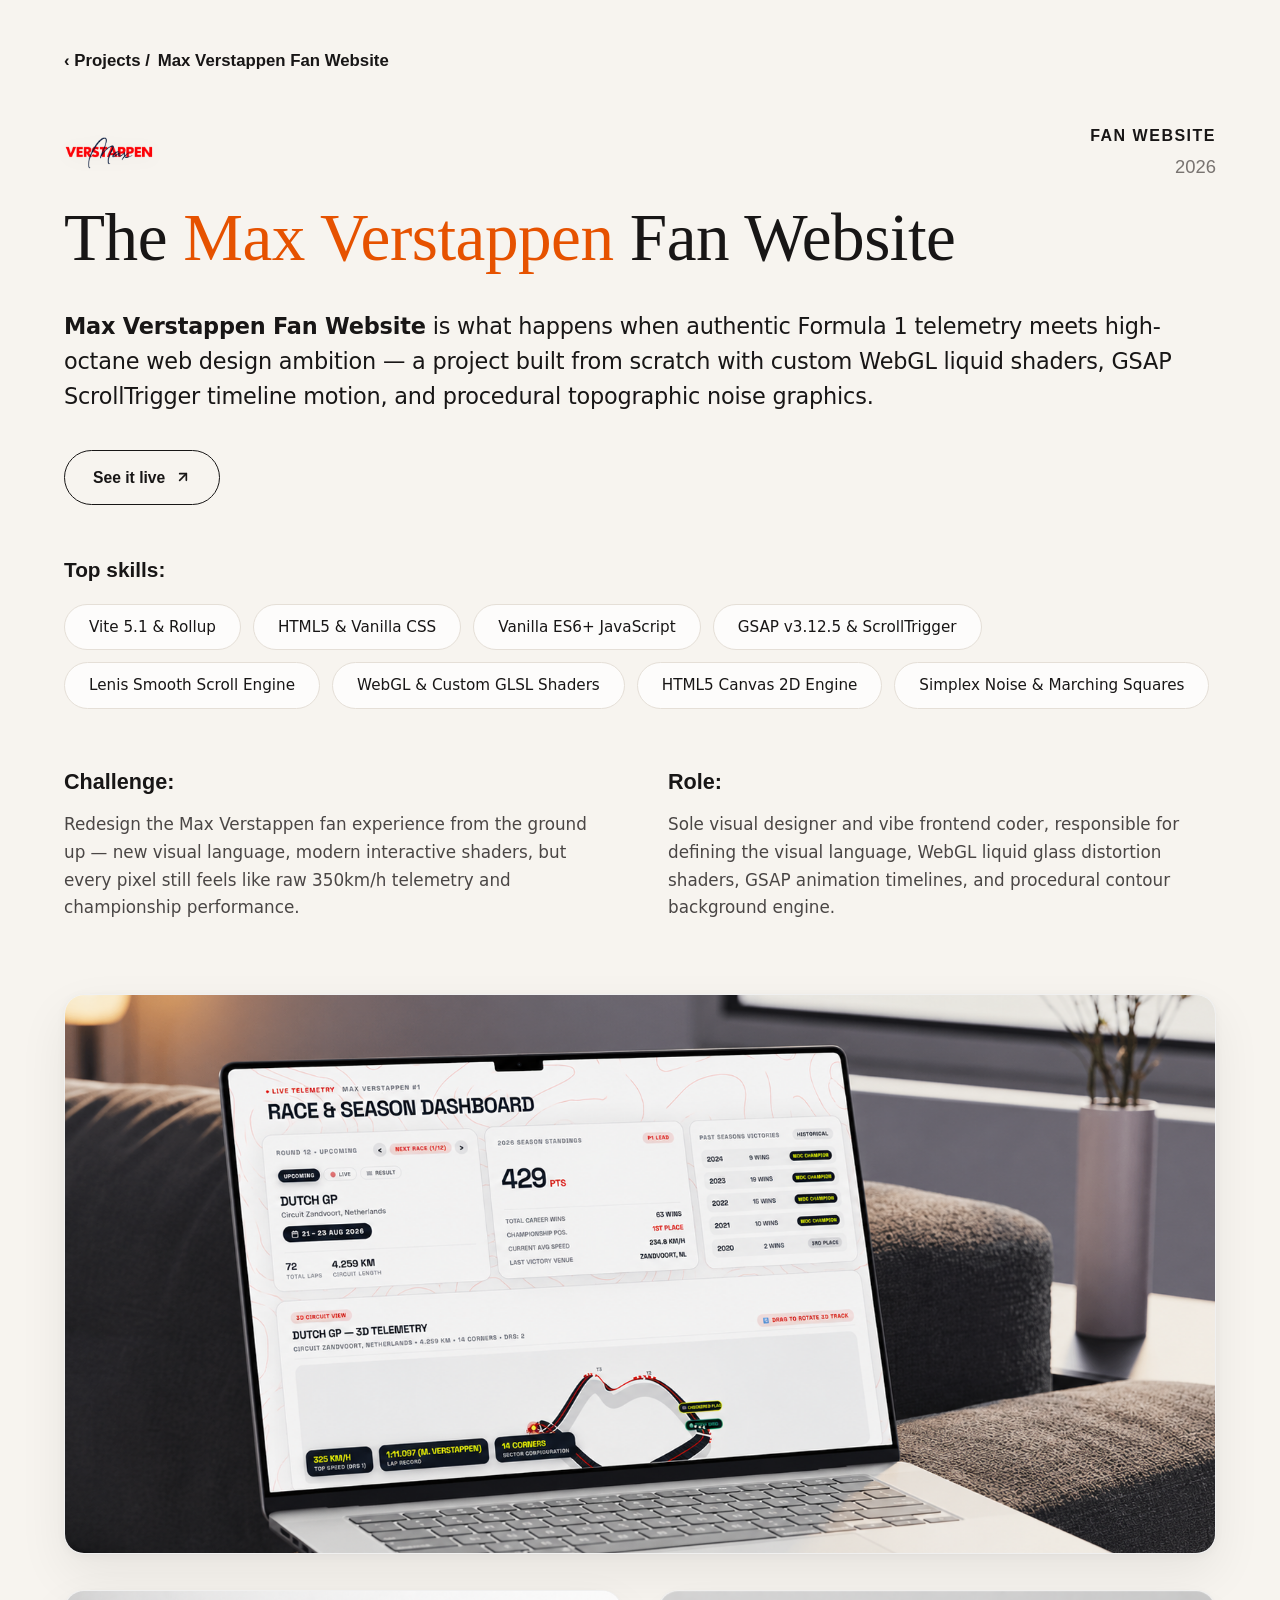
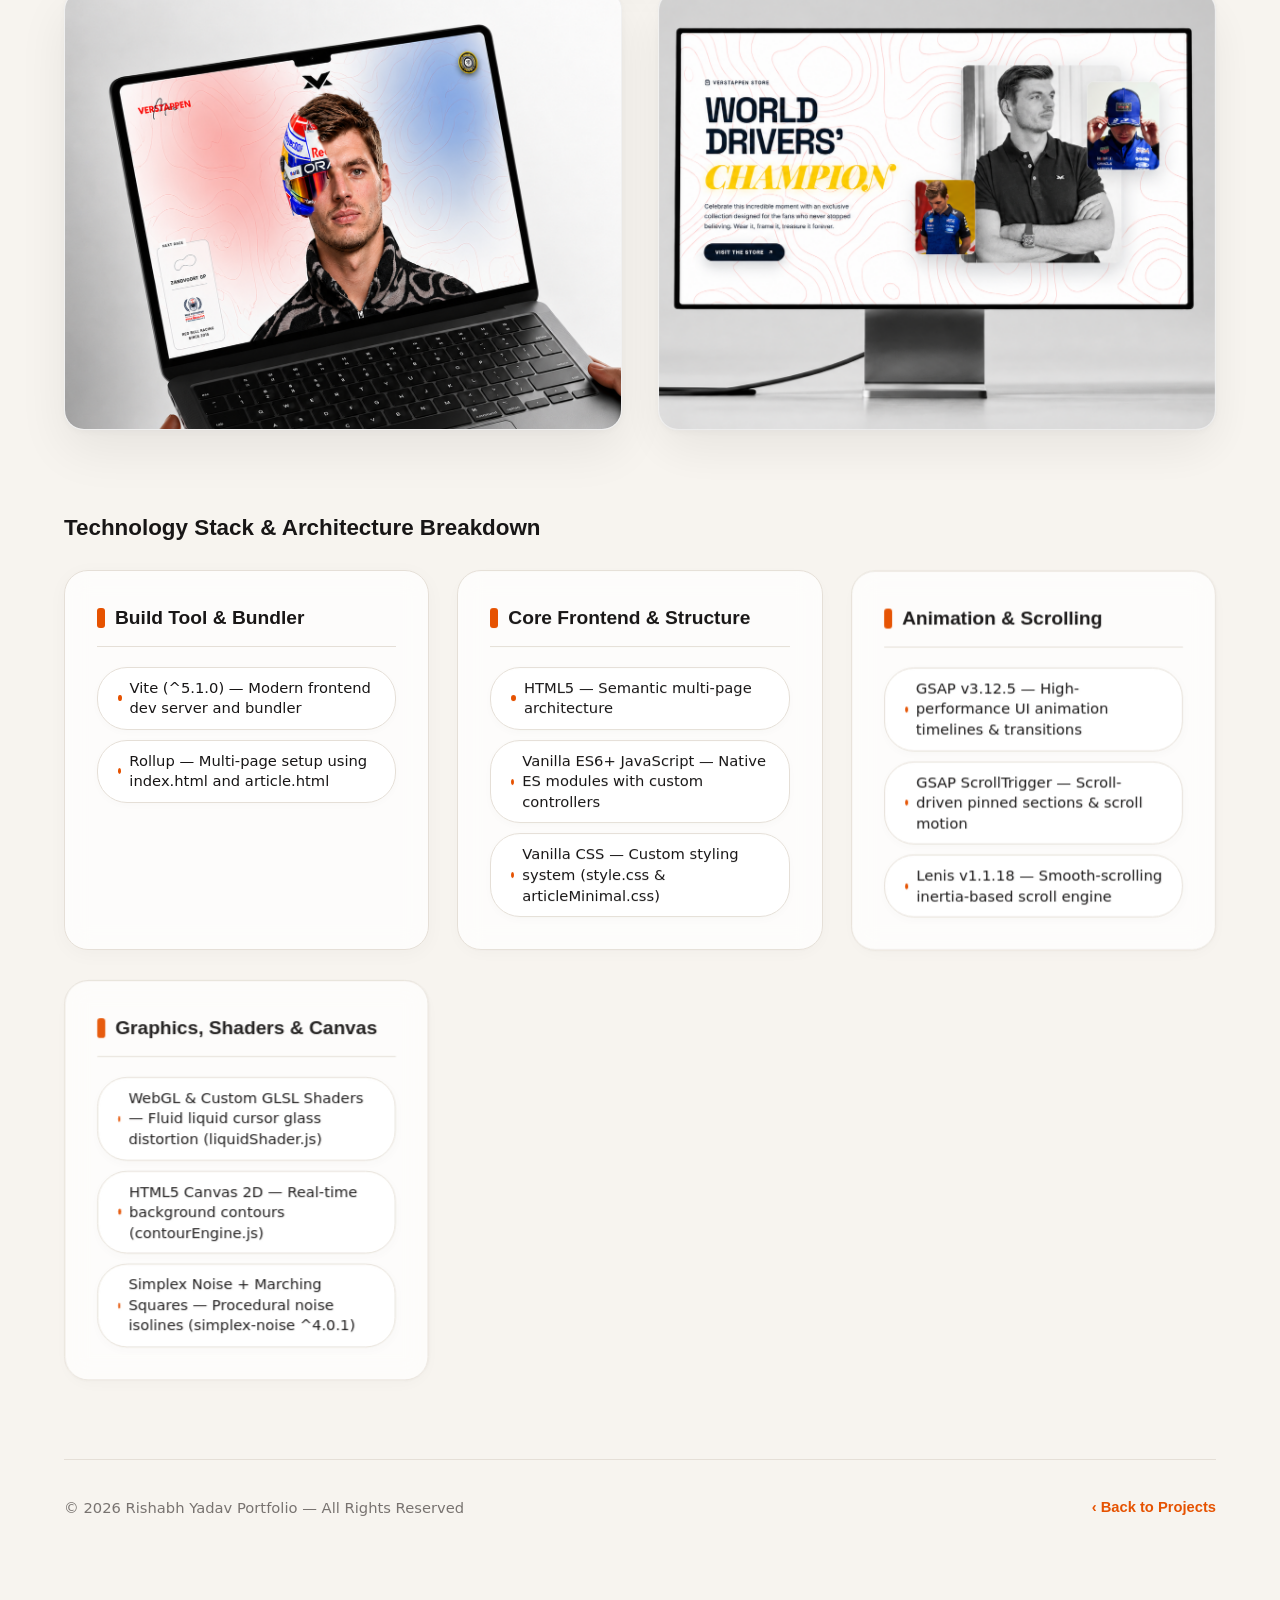
<file: project-detail.html>
<!DOCTYPE html>
<html lang="en">
<head>
  <meta charset="UTF-8" />
  <meta name="viewport" content="width=device-width, initial-scale=1.0" />
  <title>Max Verstappen Fan Website — Project Overview</title>
  <link rel="icon" type="image/png" href="./Logo.png" />
  
  <!-- Google Fonts -->
  <link rel="preconnect" href="https://fonts.googleapis.com">
  <link rel="preconnect" href="https://fonts.gstatic.com" crossorigin>
  <!-- GSAP 3 Animation CDN -->
  <script src="https://cdnjs.cloudflare.com/ajax/libs/gsap/3.12.5/gsap.min.js"></script>

  <style>
    :root {
      --bg-cream: #f7f4ef;
      --bg-white: #ffffff;
      --text-dark: #181616;
      --text-muted: #4a4645;
      --text-light: #787370;
      --accent-orange: #e65200;
      --accent-orange-light: #ff6600;
      --accent-orange-soft: #fff2ea;
      --border-subtle: #e5dfd7;
      --border-orange: rgba(230, 82, 0, 0.3);
      --shadow-img: 0 20px 50px rgba(0, 0, 0, 0.07), 0 2px 10px rgba(0, 0, 0, 0.04);
    }

    * {
      box-sizing: border-box;
      margin: 0;
      padding: 0;
    }

    body {
      background-color: var(--bg-cream);
      color: var(--text-dark);
      font-family: 'Inter', system-ui, -apple-system, sans-serif;
      line-height: 1.6;
      overflow-x: hidden;
      min-height: 100vh;
    }

    /* Main Container - Full Viewport Width */
    .page-wrapper {
      width: 100%;
      max-width: 100%;
      background-color: var(--bg-cream);
      padding: 48px 64px 100px 64px;
      position: relative;
    }

    @media (max-width: 768px) {
      .page-wrapper {
        padding: 24px 20px 60px 20px;
      }
    }

    /* Top Breadcrumb Navigation */
    .breadcrumb-nav {
      margin-bottom: 48px;
      display: flex;
      align-items: center;
      justify-content: space-between;
      width: 100%;
    }

    .breadcrumb-link {
      font-family: 'Space Grotesk', sans-serif;
      font-size: 1.05rem;
      font-weight: 600;
      color: var(--text-dark);
      text-decoration: none;
      display: inline-flex;
      align-items: center;
      gap: 8px;
      transition: color 0.2s ease;
    }

    .breadcrumb-link:hover {
      color: var(--accent-orange);
    }

    .breadcrumb-active {
      color: var(--text-dark);
      font-weight: 700;
    }

    /* Header Hero Section - Full Width */
    .hero-header {
      display: flex;
      justify-content: space-between;
      align-items: flex-start;
      margin-bottom: 36px;
      flex-wrap: wrap;
      gap: 24px;
      width: 100%;
    }

    .brand-title-box {
      display: flex;
      flex-direction: column;
      gap: 16px;
    }

    /* Official Max Verstappen Logo PNG */
    .brand-logo-container {
      display: inline-flex;
      align-items: center;
      margin-bottom: 4px;
    }

    .brand-logo-img {
      height: 60px;
      width: auto;
      max-width: 280px;
      object-fit: contain;
      display: block;
      filter: drop-shadow(0 2px 8px rgba(0, 0, 0, 0.04));
    }

    .brand-main-title {
      font-family: 'Instrument Serif', serif;
      font-size: 4.2rem;
      font-weight: 400;
      line-height: 1.05;
      color: var(--text-dark);
      letter-spacing: -0.5px;
    }

    .brand-main-title span.orange-text {
      color: var(--accent-orange);
      font-family: 'Instrument Serif', serif;
    }

    .header-meta-right {
      text-align: right;
      display: flex;
      flex-direction: column;
      gap: 4px;
    }

    .category-label {
      font-family: 'Space Grotesk', sans-serif;
      font-size: 1rem;
      font-weight: 800;
      letter-spacing: 1.5px;
      color: var(--text-dark);
      text-transform: uppercase;
    }

    .year-label {
      font-family: 'Space Grotesk', sans-serif;
      font-size: 1.15rem;
      color: var(--text-light);
      font-weight: 500;
    }

    /* Main Introduction Lead Text - Full Width */
    .lead-description {
      font-size: 1.4rem;
      line-height: 1.55;
      color: var(--text-dark);
      font-weight: 400;
      width: 100%;
      margin-bottom: 36px;
      letter-spacing: -0.2px;
    }

    .lead-description strong {
      font-weight: 700;
      color: var(--text-dark);
    }

    /* "See it live ↗" Pill Button */
    .live-button-container {
      margin-bottom: 48px;
      width: 100%;
    }

    .see-live-btn {
      display: inline-flex;
      align-items: center;
      gap: 10px;
      padding: 14px 28px;
      border-radius: 30px;
      border: 1.5px solid var(--text-dark);
      background: transparent;
      color: var(--text-dark);
      font-family: 'Inter', sans-serif;
      font-size: 0.98rem;
      font-weight: 600;
      text-decoration: none;
      transition: all 0.25s cubic-bezier(0.16, 1, 0.3, 1);
      cursor: pointer;
    }

    .see-live-btn:hover {
      background: var(--text-dark);
      color: #ffffff;
      transform: translateY(-2px);
      box-shadow: 0 8px 20px rgba(0, 0, 0, 0.15);
    }

    .see-live-btn svg {
      width: 16px;
      height: 16px;
      transition: transform 0.25s ease;
    }

    .see-live-btn:hover svg {
      transform: translate(2px, -2px);
    }

    /* Services Section */
    .services-section {
      margin-bottom: 56px;
      width: 100%;
    }

    .services-title {
      font-family: 'Space Grotesk', sans-serif;
      font-size: 1.3rem;
      font-weight: 700;
      color: var(--text-dark);
      margin-bottom: 18px;
    }

    .services-tags-row {
      display: flex;
      flex-wrap: wrap;
      gap: 12px;
      width: 100%;
    }

    .service-tag {
      padding: 10px 24px;
      border-radius: 30px;
      border: 1px solid var(--border-subtle);
      background: rgba(255, 255, 255, 0.75);
      color: var(--text-dark);
      font-size: 0.95rem;
      font-weight: 500;
      transition: all 0.2s ease;
    }

    .service-tag:hover {
      background: var(--bg-white);
      border-color: var(--accent-orange);
      color: var(--accent-orange);
    }

    /* Challenge & Role 2-Column Grid - Full Width */
    .two-col-grid {
      display: grid;
      grid-template-columns: 1fr 1fr;
      gap: 56px;
      margin-bottom: 72px;
      width: 100%;
    }

    @media (max-width: 768px) {
      .two-col-grid {
        grid-template-columns: 1fr;
        gap: 32px;
      }
    }

    .col-box {
      display: flex;
      flex-direction: column;
      gap: 12px;
    }

    .col-title {
      font-family: 'Space Grotesk', sans-serif;
      font-size: 1.35rem;
      font-weight: 700;
      color: var(--text-dark);
    }

    .col-desc {
      font-size: 1.05rem;
      color: var(--text-muted);
      line-height: 1.65;
    }

    /* Full-Width Showcase Gallery (1:2 Format Layout) */
    .gallery-showcase-container {
      display: flex;
      flex-direction: column;
      gap: 36px;
      margin-bottom: 80px;
      width: 100%;
    }

    .gallery-hero-card {
      width: 100%;
      max-height: 560px;
      border-radius: 20px;
      overflow: hidden;
      background: #ffffff;
      box-shadow: var(--shadow-img);
      border: 1px solid rgba(0, 0, 0, 0.06);
      transition: transform 0.3s ease, box-shadow 0.3s ease;
    }

    .gallery-two-col-grid {
      display: grid;
      grid-template-columns: 1fr 1fr;
      gap: 36px;
      width: 100%;
    }

    @media (max-width: 768px) {
      .gallery-two-col-grid {
        grid-template-columns: 1fr;
        gap: 24px;
      }
      .gallery-hero-card {
        max-height: 380px;
      }
    }

    .gallery-img-card {
      width: 100%;
      max-height: 440px;
      border-radius: 20px;
      overflow: hidden;
      background: #ffffff;
      box-shadow: var(--shadow-img);
      border: 1px solid rgba(0, 0, 0, 0.06);
      transition: transform 0.3s ease, box-shadow 0.3s ease;
      display: flex;
    }

    .gallery-hero-card:hover,
    .gallery-img-card:hover {
      transform: translateY(-4px);
      box-shadow: 0 30px 70px rgba(0, 0, 0, 0.12);
    }

    .gallery-hero-card img {
      width: 100%;
      height: 100%;
      display: block;
      object-fit: cover;
      object-position: 50% 32%;
      transform: translateY(-25px) scale(1.05);
      transition: transform 0.3s ease;
    }

    .gallery-img-card img {
      width: 100%;
      height: 100%;
      display: block;
      object-fit: cover;
      object-position: top center;
    }

    /* Redesigned Technology Stack Section - Matching Upper Page Aesthetics */
    .tech-architecture-section {
      width: 100%;
      margin-bottom: 80px;
    }

    .tech-section-title {
      font-family: 'Space Grotesk', sans-serif;
      font-size: 1.4rem;
      font-weight: 700;
      color: var(--text-dark);
      margin-bottom: 24px;
      display: flex;
      align-items: center;
      gap: 12px;
    }

    .tech-grid {
      display: grid;
      grid-template-columns: repeat(auto-fit, minmax(320px, 1fr));
      gap: 28px;
      width: 100%;
    }

    .tech-group-card {
      background: rgba(255, 255, 255, 0.75);
      backdrop-filter: blur(12px);
      -webkit-backdrop-filter: blur(12px);
      border-radius: 24px;
      padding: 32px;
      border: 1px solid var(--border-subtle);
      box-shadow: 0 4px 20px rgba(0, 0, 0, 0.03);
      transition: all 0.3s cubic-bezier(0.16, 1, 0.3, 1);
      display: flex;
      flex-direction: column;
      gap: 20px;
    }

    .tech-group-card:hover {
      background: var(--bg-white);
      border-color: var(--accent-orange);
      transform: translateY(-4px);
      box-shadow: 0 16px 40px rgba(230, 82, 0, 0.08);
    }

    .tech-group-heading {
      font-family: 'Space Grotesk', sans-serif;
      font-size: 1.2rem;
      font-weight: 700;
      color: var(--text-dark);
      display: flex;
      align-items: center;
      gap: 10px;
      border-bottom: 1px solid var(--border-subtle);
      padding-bottom: 12px;
    }

    .tech-group-heading::before {
      content: '';
      width: 8px;
      height: 20px;
      background: var(--accent-orange);
      border-radius: 3px;
      display: inline-block;
    }

    .tech-pills-row {
      display: flex;
      flex-wrap: wrap;
      gap: 10px;
    }

    .tech-pill-item {
      padding: 10px 20px;
      border-radius: 30px;
      border: 1px solid var(--border-subtle);
      background: var(--bg-white);
      color: var(--text-dark);
      font-size: 0.92rem;
      font-weight: 500;
      line-height: 1.4;
      transition: all 0.2s ease;
      display: flex;
      align-items: center;
      gap: 8px;
      box-shadow: 0 2px 8px rgba(0, 0, 0, 0.02);
    }

    .tech-pill-item:hover {
      border-color: var(--accent-orange);
      color: var(--accent-orange);
      background: var(--accent-orange-soft);
      transform: translateY(-2px);
    }

    .tech-pill-dot {
      width: 6px;
      height: 6px;
      background-color: var(--accent-orange);
      border-radius: 50%;
    }

    /* Footer Navigation - Full Width */
    .page-footer {
      border-top: 1px solid var(--border-subtle);
      padding-top: 36px;
      display: flex;
      justify-content: space-between;
      align-items: center;
      color: var(--text-light);
      font-size: 0.92rem;
      width: 100%;
    }

    .footer-back-btn {
      color: var(--accent-orange);
      font-weight: 700;
      text-decoration: none;
      font-family: 'Space Grotesk', sans-serif;
    }

    .footer-back-btn:hover {
      text-decoration: underline;
    }
  </style>
<body>

  <!-- Main Editorial Page Wrapper (Full Width) -->
  <div class="page-wrapper">

    <!-- Top Breadcrumb Navigation Bar -->
    <nav class="breadcrumb-nav">
      <a href="./index.html#work" class="breadcrumb-link">
        ‹ Projects / <span class="breadcrumb-active" id="crumbProjectTitle">Max Verstappen Fan Website</span>
      </a>
    </nav>

    <!-- Hero Header Section -->
    <header class="hero-header">
      <div class="brand-title-box">
        <!-- Official Max Verstappen Logo PNG -->
        <div class="brand-logo-container">
          <img src="./Porjects/Max_Verstappen_Logo.png" alt="Max Verstappen Official Logo" class="brand-logo-img" />
        </div>

        <h1 class="brand-main-title" id="mainHeaderTitle">
          The <span class="orange-text">Max Verstappen</span> Fan Website
        </h1>
      </div>

      <div class="header-meta-right">
        <span class="category-label" id="metaCategoryLabel">FAN WEBSITE</span>
        <span class="year-label" id="metaYearLabel">2026</span>
      </div>
    </header>

    <!-- Main Intro Lead Paragraph -->
    <p class="lead-description" id="leadDescriptionText">
      <strong>Max Verstappen Fan Website</strong> is what happens when authentic Formula 1 telemetry meets high-octane web design ambition — a project built from scratch with custom WebGL liquid shaders, GSAP ScrollTrigger timeline motion, and procedural topographic noise graphics.
    </p>

    <!-- "See it live ↗" Button -->
    <div class="live-button-container" id="liveBtnContainer">
      <a href="https://max-verstappen-beryl.vercel.app/" target="_blank" rel="noopener noreferrer" class="see-live-btn" id="seeLiveLink">
        <span>See it live</span>
        <svg viewBox="0 0 24 24" fill="none" stroke="currentColor" stroke-width="2.5" stroke-linecap="round" stroke-linejoin="round">
          <line x1="7" y1="17" x2="17" y2="7"></line>
          <polyline points="7 7 17 7 17 17"></polyline>
        </svg>
      </a>
    </div>

    <!-- Top Skills Section -->
    <section class="services-section">
      <h2 class="services-title">Top skills:</h2>
      <div class="services-tags-row" id="skillsTagsContainer">
        <!-- Dynamically Populated Top Skills Pills -->
      </div>
    </section>

    <!-- Challenge & Role 2-Column Grid Section -->
    <section class="two-col-grid">
      <div class="col-box">
        <h3 class="col-title">Challenge:</h3>
        <p class="col-desc" id="challengeText">
          Redesign the Max Verstappen fan experience from the ground up — new visual language, modern interactive shaders, but every pixel still feels like raw 350km/h telemetry and championship performance.
        </p>
      </div>

      <div class="col-box">
        <h3 class="col-title">Role:</h3>
        <p class="col-desc" id="roleText">
          Sole visual designer and vibe frontend coder, responsible for defining the visual language, WebGL liquid glass distortion shaders, GSAP animation timelines, and procedural contour background engine.
        </p>
      </div>
    </section>

    <!-- Gallery Showcase Section (Full Width 1:2 Format) -->
    <section class="gallery-showcase-container">
      <div class="gallery-hero-card">
        <img src="./Porjects/Max Mockup 2 (1).png" alt="Max Verstappen Mockup 1" id="imgMockup1" />
      </div>

      <div class="gallery-two-col-grid">
        <div class="gallery-img-card">
          <img src="./Porjects/Max Website Mockup.png" alt="Max Verstappen Mockup 2" id="imgMockup2" />
        </div>

        <div class="gallery-img-card">
          <img src="./Porjects/Max Mockup 3.png" alt="Max Verstappen Mockup 3" id="imgMockup3" />
        </div>
      </div>
    </section>

    <!-- Redesigned Tech Stack Architecture Breakdown Section -->
    <section class="tech-architecture-section">
      <h2 class="tech-section-title">Technology Stack & Architecture Breakdown</h2>
      
      <div class="tech-grid" id="techGridContainer">
        <!-- Dynamically Populated Redesigned Tech Cards -->
      </div>
    </section>

    <!-- Footer -->
    <footer class="page-footer">
      <div>© 2026 Rishabh Yadav Portfolio — All Rights Reserved</div>
      <a href="./index.html#work" class="footer-back-btn">‹ Back to Projects</a>
    </footer>

  </div>

  <script>
    // Project Data Database
    const projectsData = {
      '1': {
        title: 'The Max Verstappen Fan Website',
        titleFormatted: 'The <span class="orange-text">Max Verstappen</span> Fan Website',
        crumbTitle: 'Max Verstappen Fan Website',
        category: 'FAN WEBSITE',
        year: '2026',
        leadText: '<strong>Max Verstappen Fan Website</strong> is what happens when authentic Formula 1 telemetry meets high-octane web design ambition — a project built from scratch with custom WebGL liquid shaders, GSAP ScrollTrigger timeline motion, and procedural topographic noise graphics.',
        liveUrl: 'https://max-verstappen-beryl.vercel.app/',
        skills: [
          'Vite 5.1 & Rollup',
          'HTML5 & Vanilla CSS',
          'Vanilla ES6+ JavaScript',
          'GSAP v3.12.5 & ScrollTrigger',
          'Lenis Smooth Scroll Engine',
          'WebGL & Custom GLSL Shaders',
          'HTML5 Canvas 2D Engine',
          'Simplex Noise & Marching Squares'
        ],
        services: ['Website design', 'Visual branding', 'WebGL Shaders', 'GSAP Motion Timeline', 'Procedural Canvas'],
        challenge: "Redesign the Max Verstappen fan experience from the ground up — new visual language, modern interactive shaders, but every pixel still feels like raw 350km/h telemetry and championship performance.",
        role: "Sole visual designer and vibe frontend coder, responsible for defining the visual language, WebGL liquid glass distortion shaders, GSAP animation timelines, and procedural contour background engine.",
        images: [
          './Porjects/Max Mockup 2 (1).png',
          './Porjects/Max Website Mockup.png',
          './Porjects/Max Mockup 3.png'
        ],
        techStack: [
          {
            title: 'Build Tool & Bundler',
            items: [
              'Vite (^5.1.0) — Modern frontend dev server and bundler',
              'Rollup — Multi-page setup using index.html and article.html'
            ]
          },
          {
            title: 'Core Frontend & Structure',
            items: [
              'HTML5 — Semantic multi-page architecture',
              'Vanilla ES6+ JavaScript — Native ES modules with custom controllers',
              'Vanilla CSS — Custom styling system (style.css & articleMinimal.css)'
            ]
          },
          {
            title: 'Animation & Scrolling',
            items: [
              'GSAP v3.12.5 — High-performance UI animation timelines & transitions',
              'GSAP ScrollTrigger — Scroll-driven pinned sections & scroll motion',
              'Lenis v1.1.18 — Smooth-scrolling inertia-based scroll engine'
            ]
          },
          {
            title: 'Graphics, Shaders & Canvas',
            items: [
              'WebGL & Custom GLSL Shaders — Fluid liquid cursor glass distortion (liquidShader.js)',
              'HTML5 Canvas 2D — Real-time background contours (contourEngine.js)',
              'Simplex Noise + Marching Squares — Procedural noise isolines (simplex-noise ^4.0.1)'
            ]
          }
        ]
      },
      '2': {
        title: 'Chrome Spikes AI',
        titleFormatted: '<span class="orange-text">Chrome Spikes</span> AI System',
        crumbTitle: 'Chrome Spikes AI',
        category: 'GENERATIVE LAB',
        year: '2026',
        leadText: '<strong>Chrome Spikes AI</strong> is a generative design system creating metallic organic geometries reacting in real-time to user audio frequencies.',
        liveUrl: null,
        skills: ['React 18', 'Midjourney API', 'Web Audio API FFT', 'GSAP Shaders'],
        services: ['Generative Design', 'Shader Coding', 'Audio Reactive UI', 'WebGL Viewport'],
        challenge: "Synthesize 3D metallic organic forms dynamically in response to audio spectrum data with zero latency.",
        role: "Generative Shader Engineer & UI Architect.",
        images: ['./Project 2.jpeg'],
        techStack: [
          {
            title: 'Generative AI Engine',
            items: ['React 18 state management', 'Midjourney API & Latent Space Synthesis']
          },
          {
            title: 'Audio Reactive Shaders',
            items: ['Web Audio API FFT Frequency Analyzer', 'GSAP Vertex Displacement Shaders']
          }
        ]
      },
      '3': {
        title: 'Gentle Monster AI',
        titleFormatted: '<span class="orange-text">Gentle Monster</span> VR Concept',
        crumbTitle: 'Gentle Monster AI',
        category: 'VR CONCEPT',
        year: '2025',
        leadText: '<strong>Gentle Monster AI</strong> is a spatial virtual reality eyewear showcase with interactive 360-degree glassmorphic material preview.',
        liveUrl: null,
        skills: ['React Three Fiber', 'Three.js Glass Transmission', 'Figma Spatial Design', 'TailwindCSS'],
        services: ['Spatial VR UI', 'Eyewear Showcase', 'Three.js Material Shaders'],
        challenge: "Recreate real-life glass light refraction and chromatic aberration inside a web browser viewport.",
        role: "Spatial Designer & 3D Interactive Developer.",
        images: ['./Project 3.jpeg'],
        techStack: [
          {
            title: 'Spatial 3D Engine',
            items: ['React Three Fiber 3D Scene Controller', 'Three.js Glass Transmission Shader']
          }
        ]
      }
    };

    // Parse URL Parameter ?id=...
    const urlParams = new URLSearchParams(window.location.search);
    const projectId = urlParams.get('id') || '1';
    const project = projectsData[projectId] || projectsData['1'];

    // Render Data into DOM
    document.title = `${project.crumbTitle} — Project Overview`;
    document.getElementById('crumbProjectTitle').textContent = project.crumbTitle;
    document.getElementById('mainHeaderTitle').innerHTML = project.titleFormatted;
    document.getElementById('metaCategoryLabel').textContent = project.category;
    document.getElementById('metaYearLabel').textContent = project.year;
    document.getElementById('leadDescriptionText').innerHTML = project.leadText;
    document.getElementById('challengeText').textContent = project.challenge;
    document.getElementById('roleText').textContent = project.role;

    // Live URL Button
    if (project.liveUrl) {
      document.getElementById('seeLiveLink').href = project.liveUrl;
    } else {
      document.getElementById('liveBtnContainer').style.display = 'none';
    }

    // Render Top Skills Tags
    const skillsContainer = document.getElementById('skillsTagsContainer');
    if (skillsContainer) {
      skillsContainer.innerHTML = '';
      const skillsList = project.skills || project.services || [];
      skillsList.forEach(sk => {
        const tag = document.createElement('span');
        tag.className = 'service-tag';
        tag.textContent = sk;
        skillsContainer.appendChild(tag);
      });
    }

    // Render Gallery Images in 1:2 Format (1 Full-Width Hero + 2 Side-by-Side Grid)
    const galleryContainer = document.querySelector('.gallery-showcase-container');
    galleryContainer.innerHTML = '';
    
    if (project.images && project.images.length > 0) {
      // Row 1: 1 Featured Full-Width Hero Image
      const heroCard = document.createElement('div');
      heroCard.className = 'gallery-hero-card';
      heroCard.innerHTML = `<img src="${project.images[0]}" alt="${project.crumbTitle} Main Showcase" />`;
      galleryContainer.appendChild(heroCard);

      // Row 2: 2 Side-by-Side Images in Grid
      if (project.images.length > 1) {
        const grid2Col = document.createElement('div');
        grid2Col.className = 'gallery-two-col-grid';

        for (let i = 1; i < project.images.length; i++) {
          const card = document.createElement('div');
          card.className = 'gallery-img-card';
          card.innerHTML = `<img src="${project.images[i]}" alt="${project.crumbTitle} Showcase ${i + 1}" />`;
          grid2Col.appendChild(card);
        }

        galleryContainer.appendChild(grid2Col);
      }
    }

    // Render Tech Stack Architecture Cards Matching Upper Page Pill Aesthetics
    const techGrid = document.getElementById('techGridContainer');
    techGrid.innerHTML = '';
    project.techStack.forEach(group => {
      const card = document.createElement('div');
      card.className = 'tech-group-card';
      card.innerHTML = `
        <h3 class="tech-group-heading">${group.title}</h3>
        <div class="tech-pills-row">
          ${group.items.map(item => `
            <div class="tech-pill-item">
              <span class="tech-pill-dot"></span>
              <span>${item}</span>
            </div>
          `).join('')}
        </div>
      `;
      techGrid.appendChild(card);
    });

    // High-Impact GSAP Entrance Reveal Timeline for All Page Elements
    if (typeof gsap !== 'undefined') {
      const tl = gsap.timeline({ defaults: { ease: 'power3.out' } });

      // 1. Navigation Breadcrumb slide down
      tl.fromTo('.breadcrumb-nav', { y: -25, opacity: 0 }, { y: 0, opacity: 1, duration: 0.7 }, 0.15);

      // 2. Logo elastic scale pop
      tl.fromTo('.brand-logo-img', { scale: 0.6, opacity: 0 }, { scale: 1, opacity: 1, duration: 0.7, ease: 'back.out(1.7)' }, 0.25);

      // 3. Main Title typography blur & slide reveal
      tl.fromTo('.brand-main-title', { y: 40, opacity: 0, filter: 'blur(10px)' }, { y: 0, opacity: 1, filter: 'blur(0px)', duration: 0.85 }, 0.3);

      // 4. Meta Badge slide in
      tl.fromTo('.header-meta-right', { x: 30, opacity: 0 }, { x: 0, opacity: 1, duration: 0.7 }, 0.35);

      // 5. Lead Description & Live Button
      tl.fromTo('.lead-description', { y: 30, opacity: 0 }, { y: 0, opacity: 1, duration: 0.8 }, 0.4);
      tl.fromTo('.see-live-btn', { scale: 0.85, opacity: 0 }, { scale: 1, opacity: 1, duration: 0.6, ease: 'back.out(1.5)' }, 0.45);

      // 6. Top Skills section & Pill tags stagger
      tl.fromTo('.services-title', { y: 20, opacity: 0 }, { y: 0, opacity: 1, duration: 0.5 }, 0.5);
      tl.fromTo('.service-tag', { y: 15, opacity: 0, scale: 0.9 }, { y: 0, opacity: 1, scale: 1, duration: 0.45, stagger: 0.04, ease: 'back.out(1.4)' }, 0.55);

      // 7. Challenge & Role 2-Column stagger
      tl.fromTo('.col-box', { y: 35, opacity: 0 }, { y: 0, opacity: 1, duration: 0.75, stagger: 0.15 }, 0.6);

      // 8. Showcase Gallery (1:2 format)
      tl.fromTo('.gallery-hero-card', { y: 45, opacity: 0, scale: 0.96 }, { y: 0, opacity: 1, scale: 1, duration: 0.85 }, 0.65);
      tl.fromTo('.gallery-img-card', { y: 45, opacity: 0, scale: 0.95 }, { y: 0, opacity: 1, scale: 1, duration: 0.8, stagger: 0.15 }, 0.75);

      // 9. Tech Architecture section & Cards stagger
      tl.fromTo('.tech-section-title', { y: 25, opacity: 0 }, { y: 0, opacity: 1, duration: 0.5 }, 0.8);
      tl.fromTo('.tech-group-card', { y: 35, opacity: 0, scale: 0.97 }, { y: 0, opacity: 1, scale: 1, duration: 0.7, stagger: 0.1 }, 0.85);
    }
  </script>
</body>
</html>
</file>
